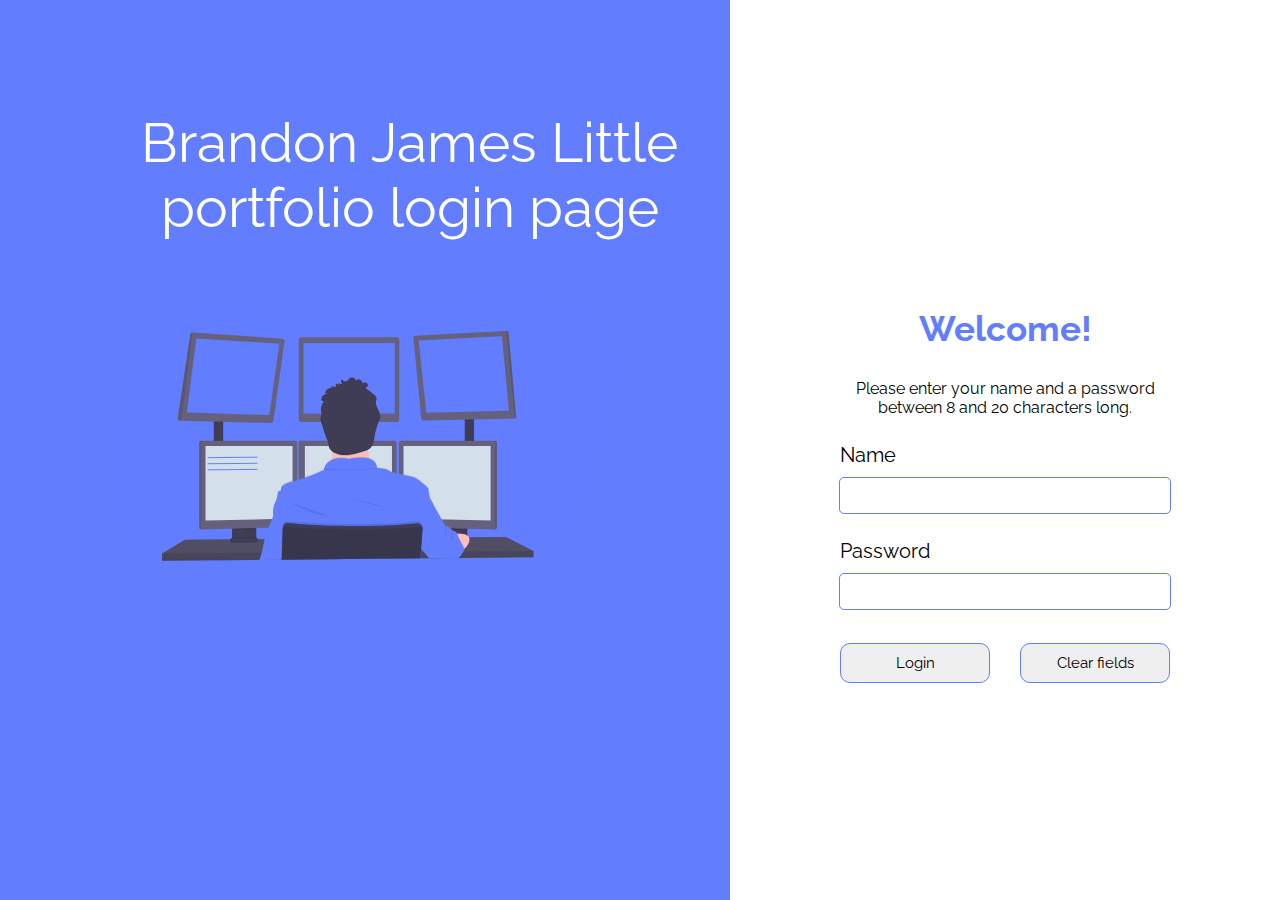
<file: index.html>
<!DOCTYPE html>
    <head>
        <title>Log in</title>
        <link rel="stylesheet" href="styles.css">
        <link href="https://fonts.googleapis.com/css?family=Raleway&display=swap" rel="stylesheet">
    </head>
    <body>
        <div id="headerContainer">
            <header>Brandon James Little portfolio login page</header>
            <img src="Person-sitting-in-front-of-monitors.svg" alt="Man sitting in front of six screens">
        </div>
        <div id="container">
            <div id="loginContainer">
                <h2>Welcome!</h2>
                <p>Please enter your name and a password <br> between 8 and 20 characters long.</p>
                <form id = "Form" action="portal.html" method = "GET">
                    <label id = "nameLabel" for="Name" > 
                        Name 
                    </label> 
                    <input id = "Name" name = "Name" type="text">
                    <label id = "passwordLabel" for="Password">
                        Password
                    </label>
                    <input id = "Password" name = "Password" type="password">
                    <div id="buttonContainer">
                        <button type="submit">Login</button>
                        <button type="reset">Clear fields</button>
                    </div>
                    <p id = "errorContainer"></p>
                </form>
            </div>
        </div>        
        <script src="scripts.js"></script>
    </body>
</html>
</file>
<file: styles.css>
body {
    font-family: 'Raleway', sans-serif;
    display: flex;
    margin: 0;
    height: 100vh;
    -webkit-touch-callout: none; /* iOS Safari */
    -webkit-user-select: none; /* Safari */
    -khtml-user-select: none; /* Konqueror HTML */
    -moz-user-select: none; /* Old versions of Firefox */
    -ms-user-select: none; /* Internet Explorer/Edge */
    user-select: none; /* Non-prefixed version, currently  supported by Chrome, Opera and Firefox */
}

#container {
    font-family:'Raleway', sans-serif;
    color: black;
    flex-direction: row;
    justify-content: center;
    align-items: center;
    align-content: center;
    width: 50%;
}

#headerContainer {
    width: 80%;
    background-color: #637DFF;
    text-align: center;
}

header {
    width: 600px;
    font-size: 55px;
    color: white;
    word-wrap: break-word;
    padding: 0px;
    height: auto;
    text-align: center;
    margin-top: 15%;
    margin-left: 15%;
}

#loginContainer {
    background-color: white;
    width: 450px;
    text-align: center;
    margin: 50px;
    margin-top: 28%;
    align-items: center;
}

img {
    width: 70%;
    margin: 50px;
    grid-area: img;
    text-align: center;
}

h2 {
    color: #637DFF;
    font-size: 35px;
}

label {
    font-size: 20px;
    display: flex;
    align-items: center;
    align-content: flex-start;
    margin: 15px 50px 0px;
    padding: 10px;
}

input {
    background-color: white;
    width: 310px;
    height: 25px;
    color: black;
    border: 1px solid #637DFF;
    border-radius: 5px;
    padding: 5px 10px;
    margin: 0px;
    font-size: 18px;
    outline: none;
    font-family: 'Raleway', sans-serif;
}

button {
    width: 150px;
    font-size: 15px;
    font-family: 'Raleway', sans-serif;
    margin: 13px;
    padding: 10px;
    border: 1px solid #637DFF;
    color: black;
    border-radius: 10px;
    outline: none;
}

button:hover {
    background-color: #637DFF;
    color: white;
    transform: scale(1.1);
}

#buttonContainer {
    margin: 20px;
}
</file>
